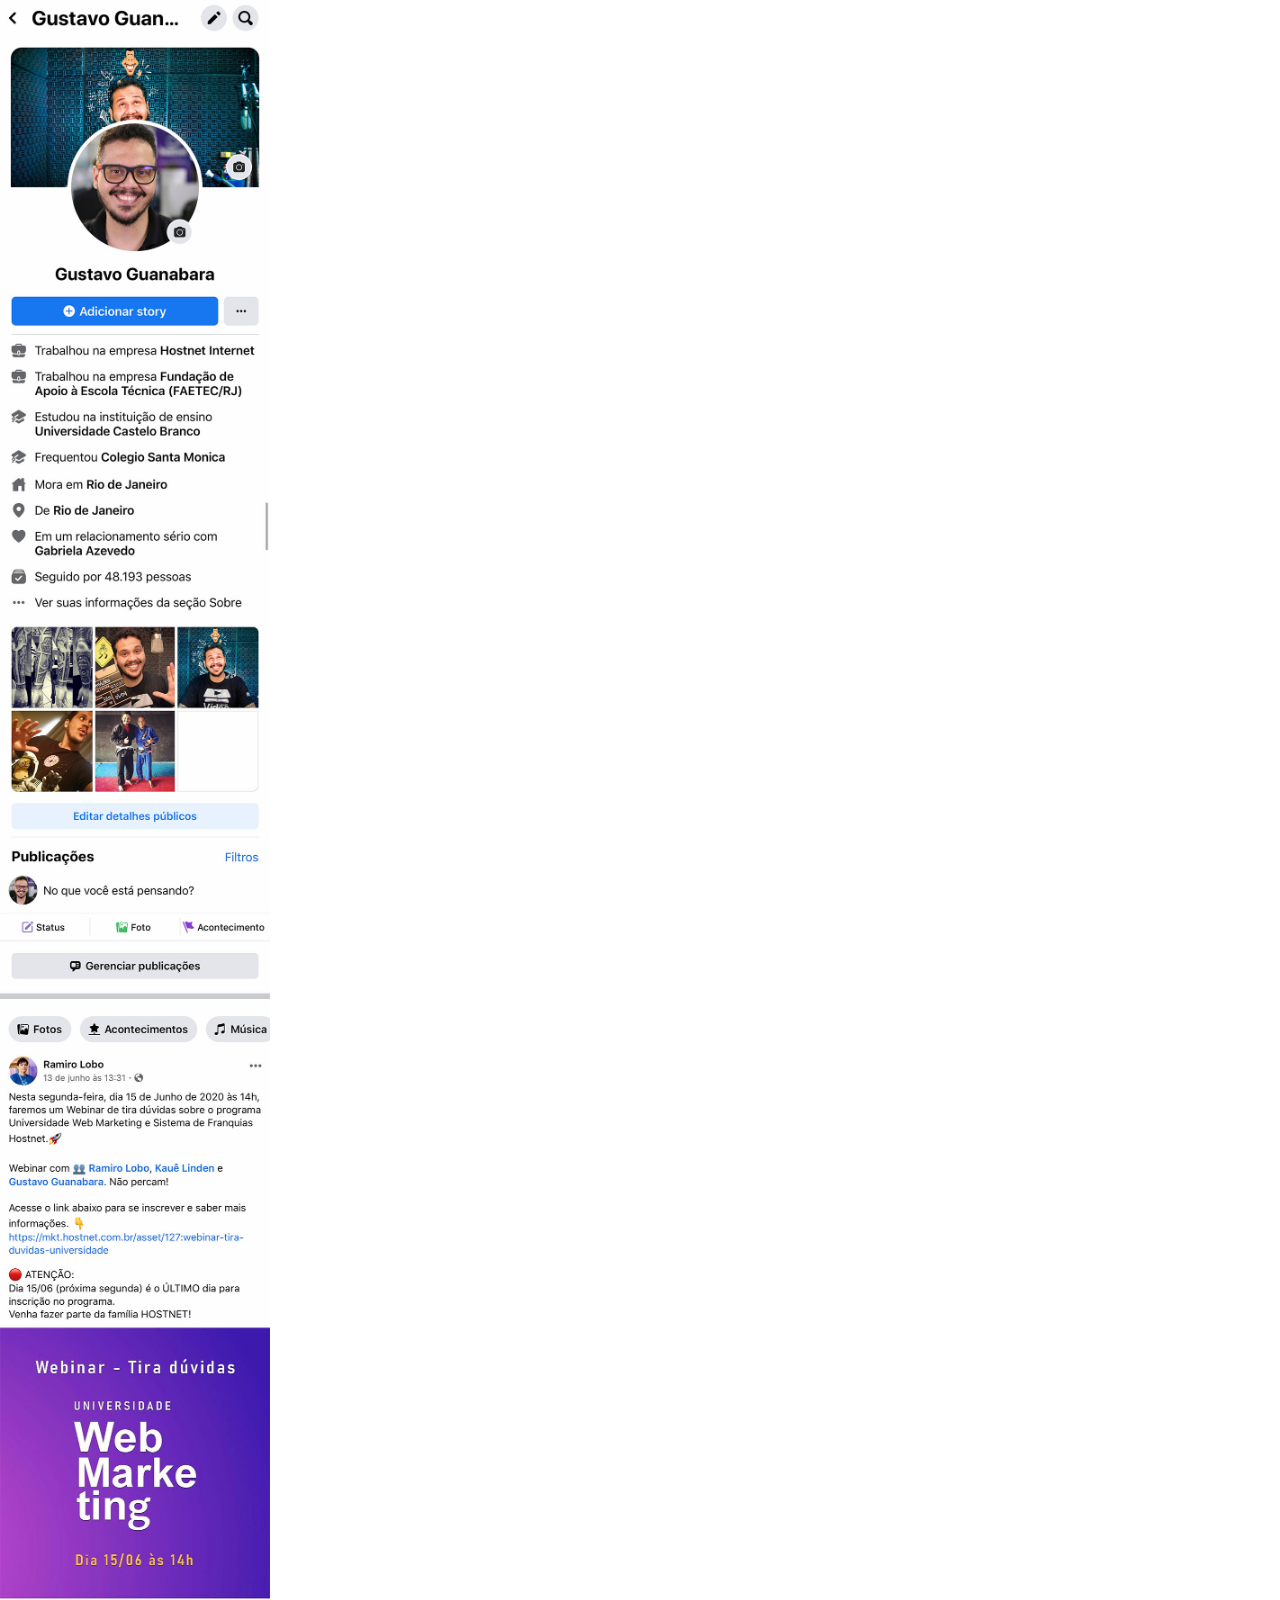
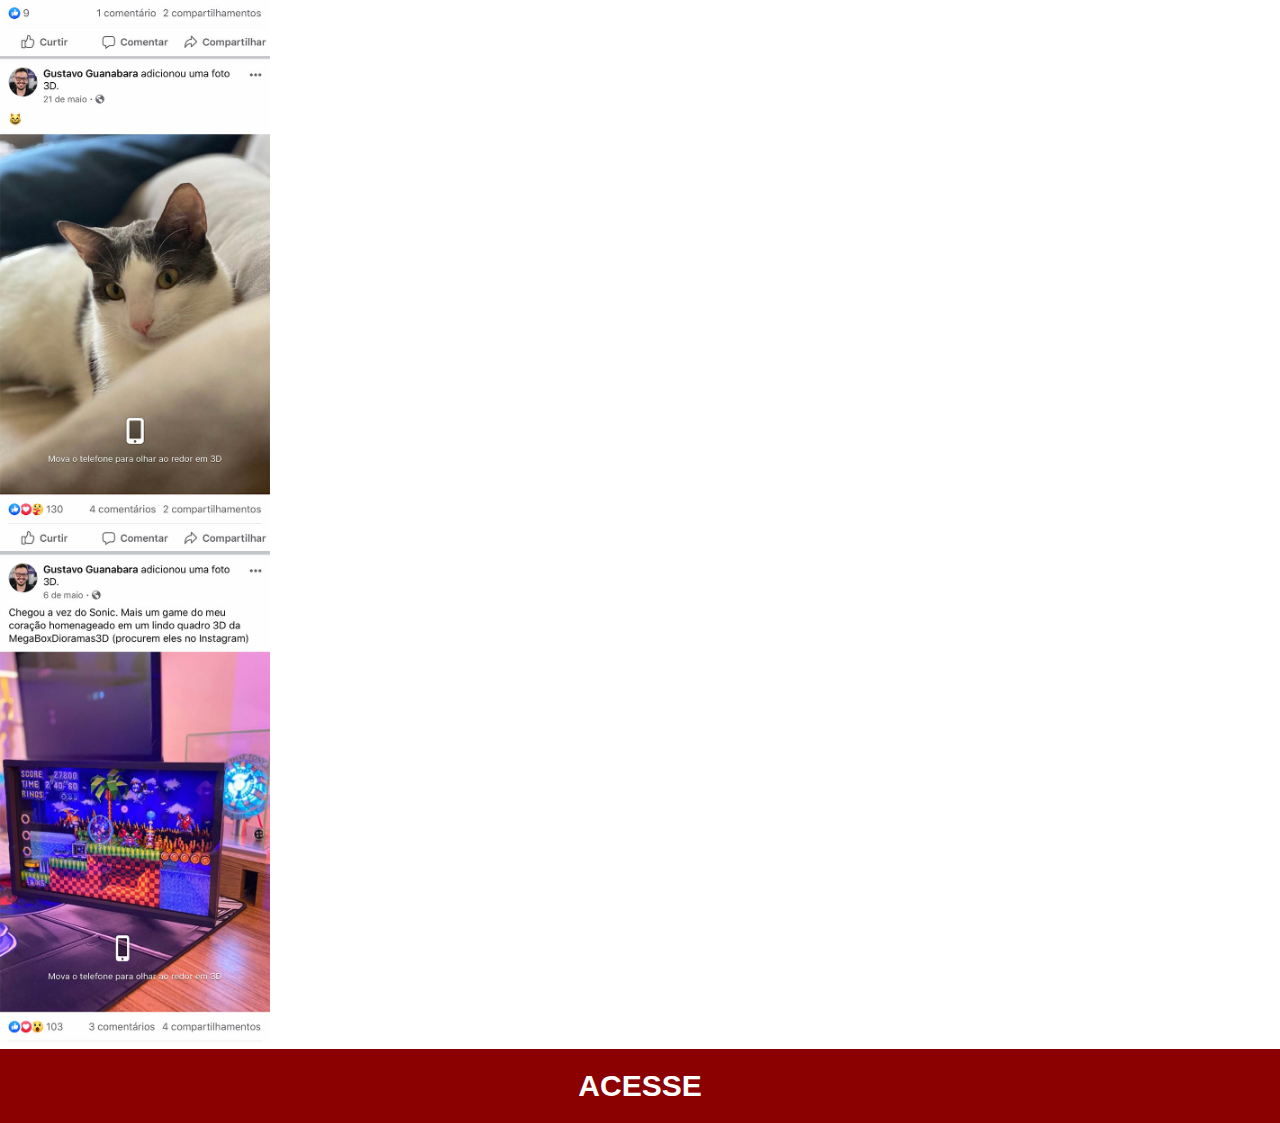
<file: facebook.html>
<!DOCTYPE html>
<html lang="en">
<head>
    <meta charset="UTF-8">
    <meta name="viewport" content="width=device-width, initial-scale=1.0">
    <title>facebook</title>
</head>
<style>

    *{
        margin: 0;
        padding: 0;
        font-family: helvetica;
    }


    body{

    }

    ::-webkit-scrollbar{
        width: 0;
        height: 0;
    }

    a {
        display: block;
        background-color: darkred;
        text-align: center;
        font-size: 30px;
        text-decoration: none;
        font-weight: bold;
        text-transform: uppercase;
        color: #fff;
        padding-top: 20px;
        padding-bottom: 20px;

    }

    a:hover{
        background-color: red;
        cursor: pointer;

     }


    img{
        width: 270px;

    }
    </style>

<body>
    <img src="/Index e css/images/tela-facebook.jpg" alt="youtube">
    <a href="https://www.mercadolivre.com.br">Acesse</a>
</body>
</html>
</file>
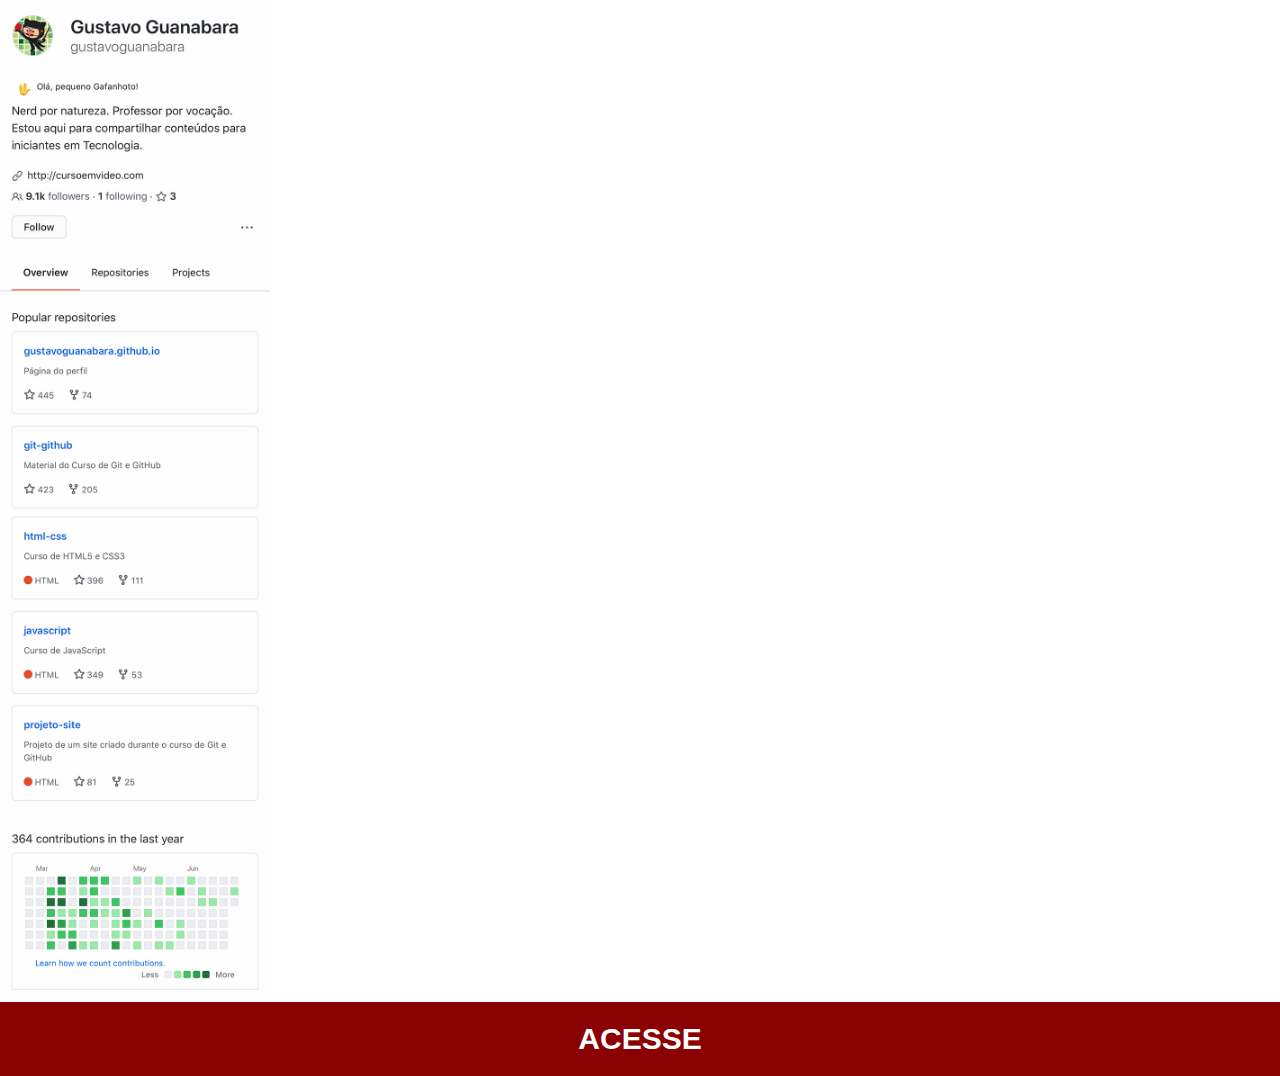
<file: github.html>
<!DOCTYPE html>
<html lang="en">
<head>
    <meta charset="UTF-8">
    <meta name="viewport" content="width=device-width, initial-scale=1.0">
    <title>facebook</title>
</head>
<style>

    *{
        margin: 0;
        padding: 0;
        font-family: helvetica;
    }


    body{

    }

    ::-webkit-scrollbar{
        width: 0;
        height: 0;
    }

    a {
        display: block;
        background-color: darkred;
        text-align: center;
        font-size: 30px;
        text-decoration: none;
        font-weight: bold;
        text-transform: uppercase;
        color: #fff;
        padding-top: 20px;
        padding-bottom: 20px;

    }

    a:hover{
        background-color: red;
        cursor: pointer;

     }


    img{
        width: 270px;

    }
    </style>

<body>
    <img src="/Index e css/images/tela-github.jpg" alt="youtube">
    <a href="https://www.github.io">Acesse</a>
</body>
</html>
</file>
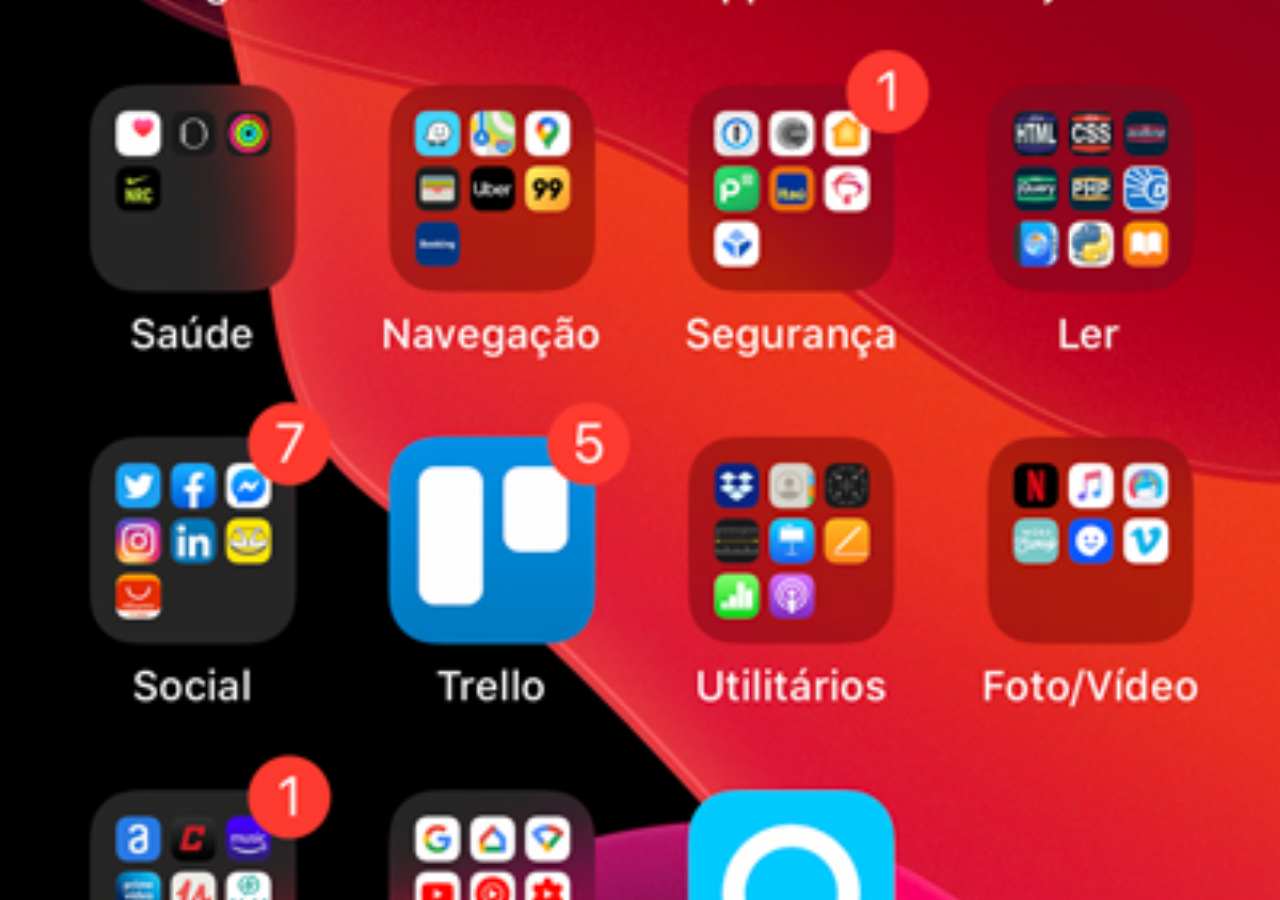
<file: home.html>
<!DOCTYPE html>
<html lang="en">
<head>
    <meta charset="UTF-8">
    <meta name="viewport" content="width=device-width, initial-scale=1.0">
    <title>Home</title>
</head>
<style>

    *{
        margin: 0;
        padding: 0;
    }

    body{
        width: 100vw;
        height: 100vh;
        background: url('../Index e css/images/tela-home.jpg');
        background-repeat: no-repeat;
        background-size: cover;
        background-position: center;
    }



</style>
<body>

</body>
</html>
</file>
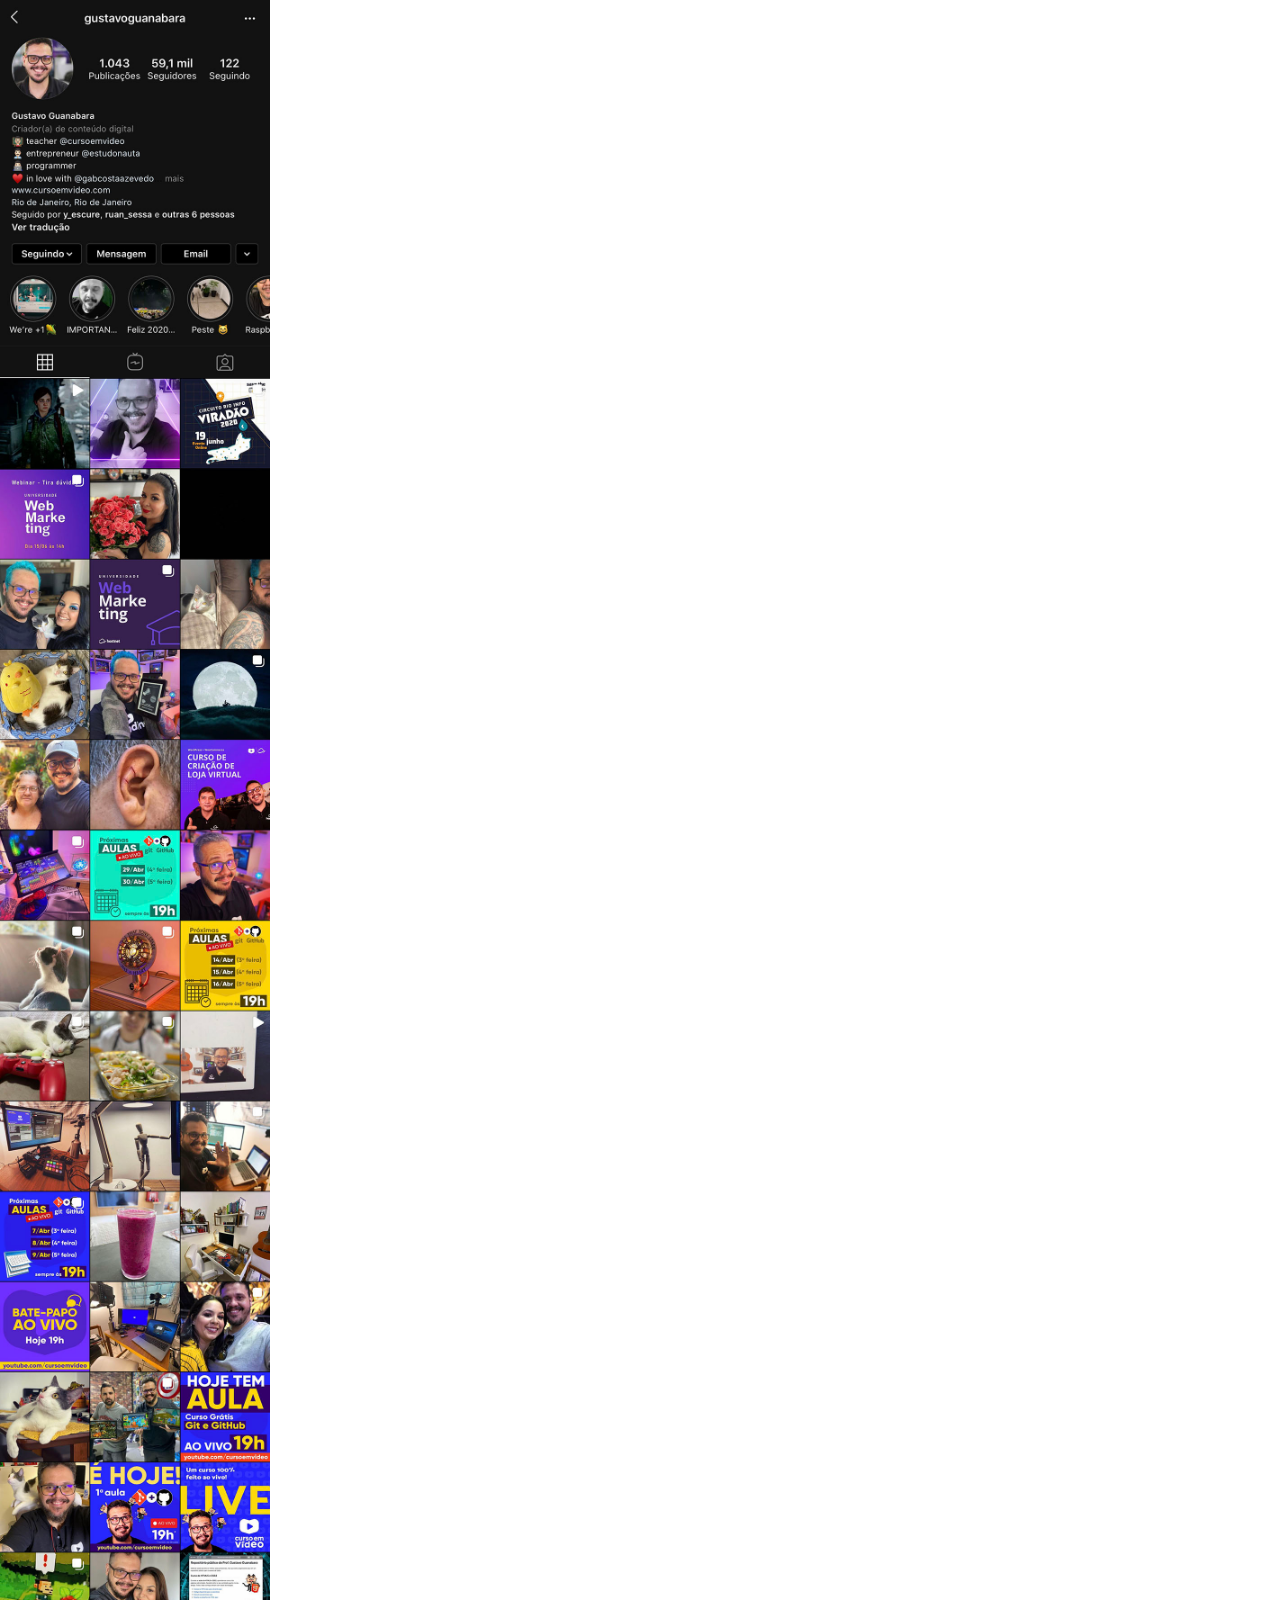
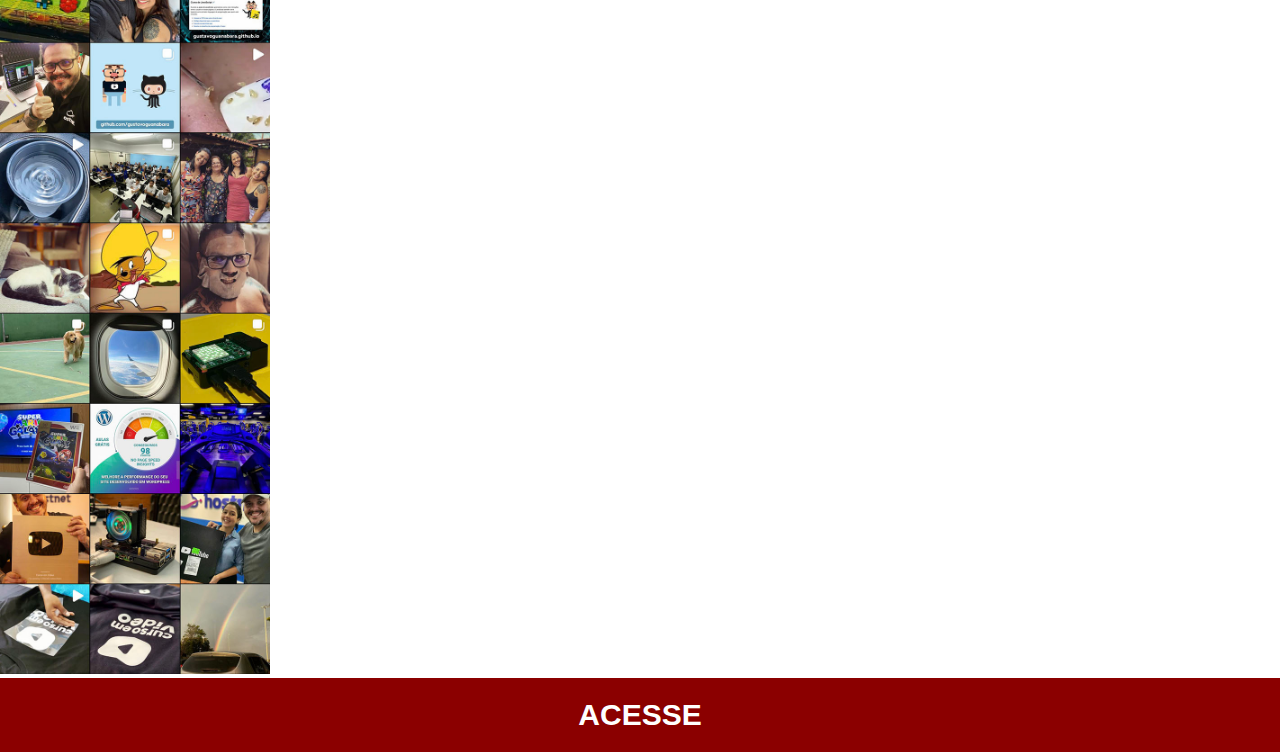
<file: instagram.html>
<!DOCTYPE html>
<html lang="en">
<head>
    <meta charset="UTF-8">
    <meta name="viewport" content="width=device-width, initial-scale=1.0">
    <title>facebook</title>
</head>
<style>

    *{
        margin: 0;
        padding: 0;
        font-family: helvetica;
    }


    body{

    }

    ::-webkit-scrollbar{
        width: 0;
        height: 0;
    }

    a {
        display: block;
        background-color: darkred;
        text-align: center;
        font-size: 30px;
        text-decoration: none;
        font-weight: bold;
        text-transform: uppercase;
        color: #fff;
        padding-top: 20px;
        padding-bottom: 20px;

    }

    a:hover{
        background-color: red;
        cursor: pointer;

     }


    img{
        width: 270px;

    }
    </style>

<body>
    <img src="/Index e css/images/tela-instagram.jpg" alt="youtube">
    <a href="https://www.mercadolivre.com.br">Acesse</a>
</body>
</html>
</file>
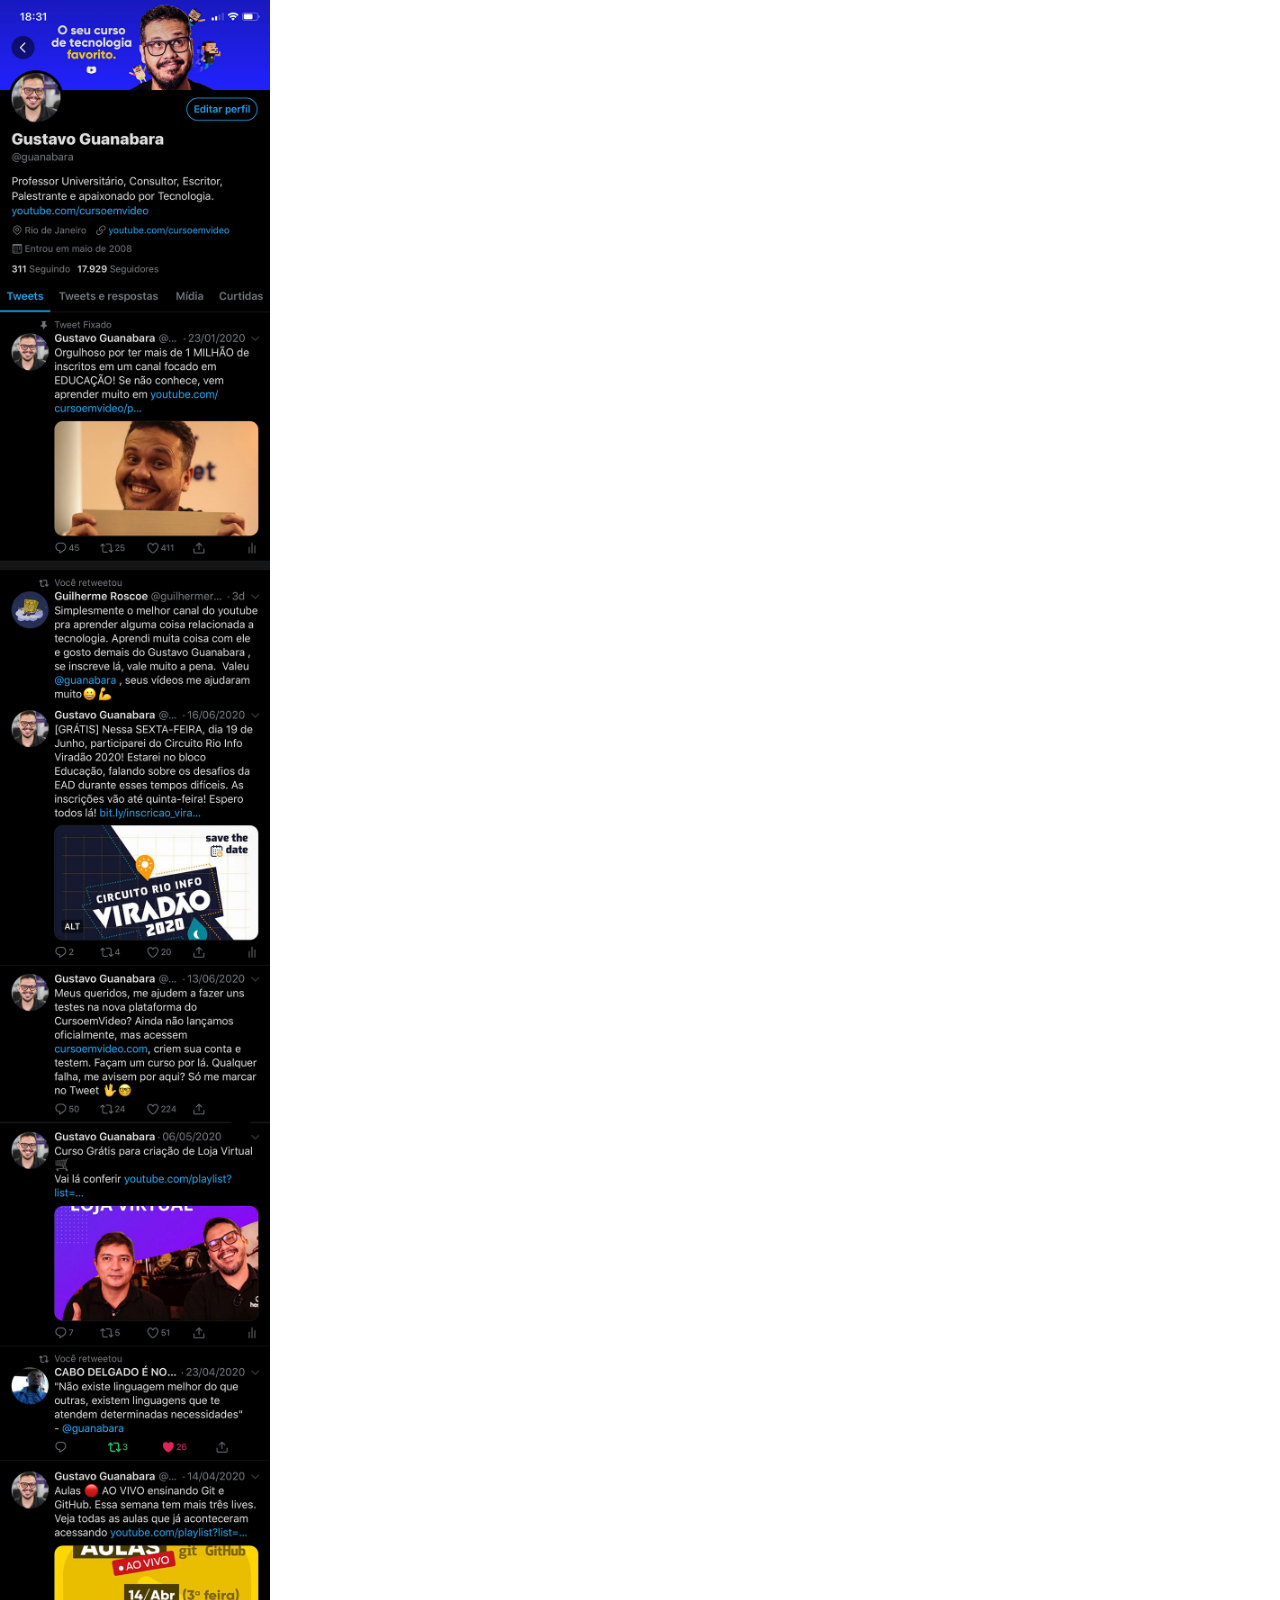
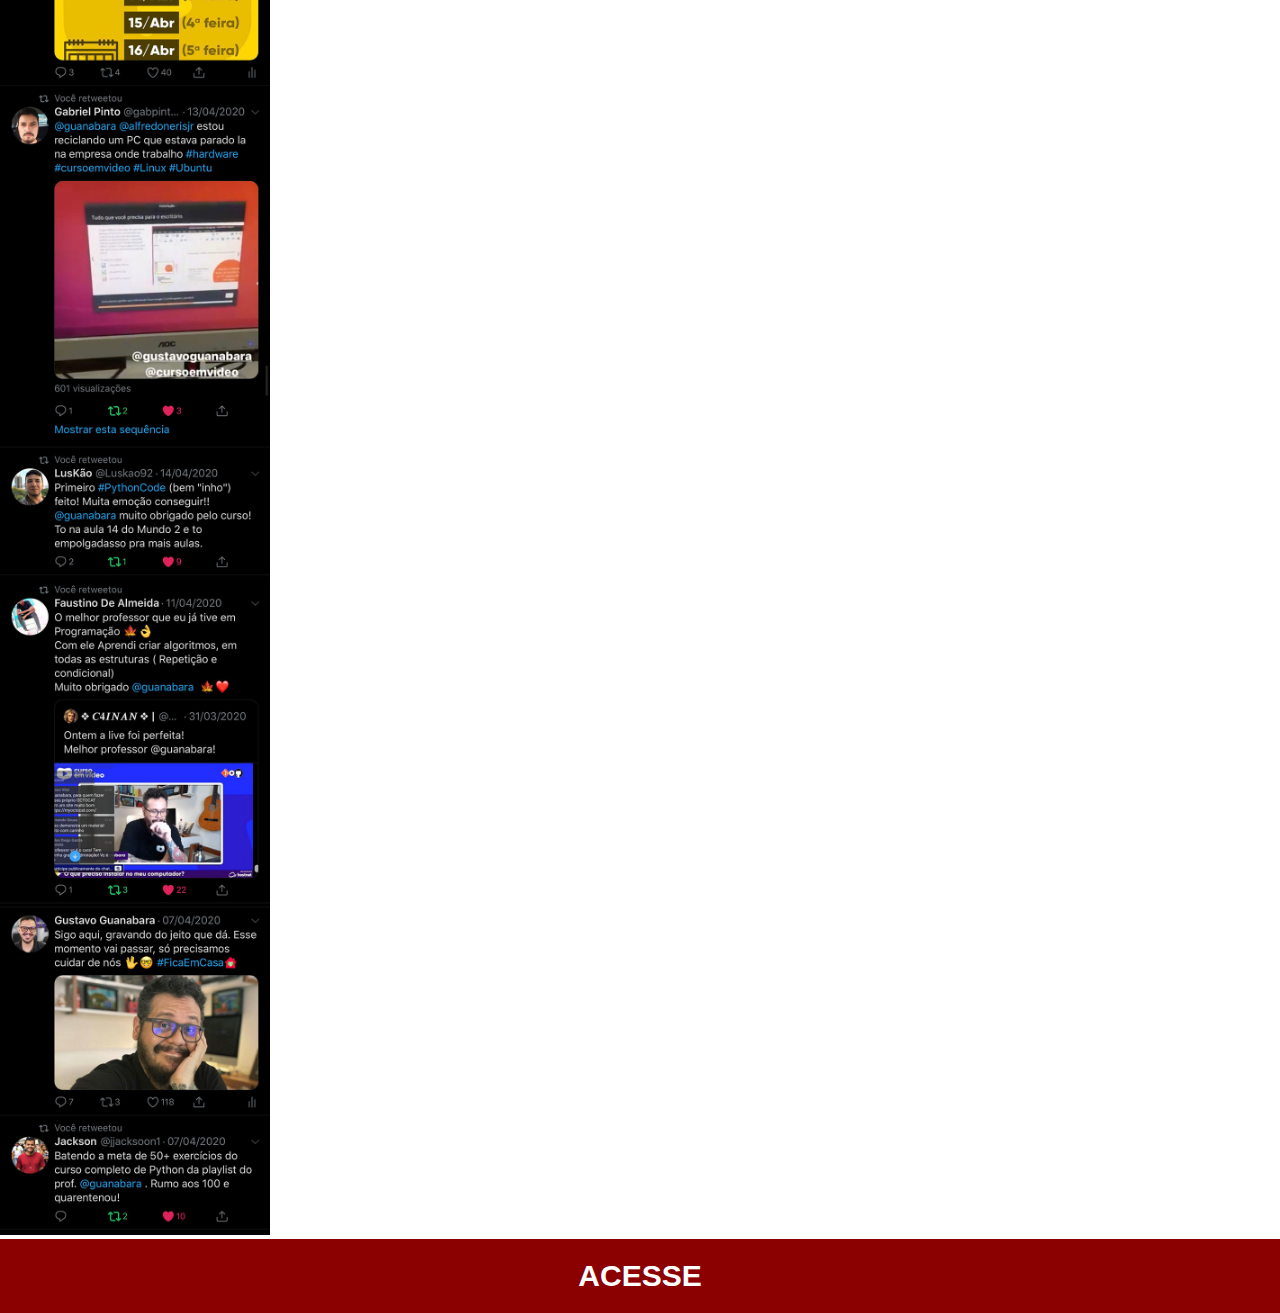
<file: twitter.html>
<!DOCTYPE html>
<html lang="en">
<head>
    <meta charset="UTF-8">
    <meta name="viewport" content="width=device-width, initial-scale=1.0">
    <title>facebook</title>
</head>
<style>

    *{
        margin: 0;
        padding: 0;
        font-family: helvetica;
    }


    body{

    }

    ::-webkit-scrollbar{
        width: 0;
        height: 0;
    }

    a {
        display: block;
        background-color: darkred;
        text-align: center;
        font-size: 30px;
        text-decoration: none;
        font-weight: bold;
        text-transform: uppercase;
        color: #fff;
        padding-top: 20px;
        padding-bottom: 20px;

    }

    a:hover{
        background-color: red;
        cursor: pointer;

     }


    img{
        width: 270px;

    }
    </style>

<body>
    <img src="/Index e css/images/tela-twitter.jpg" alt="youtube">
    <a href="https://www.mercadolivre.com.br">Acesse</a>
</body>
</html>
</file>
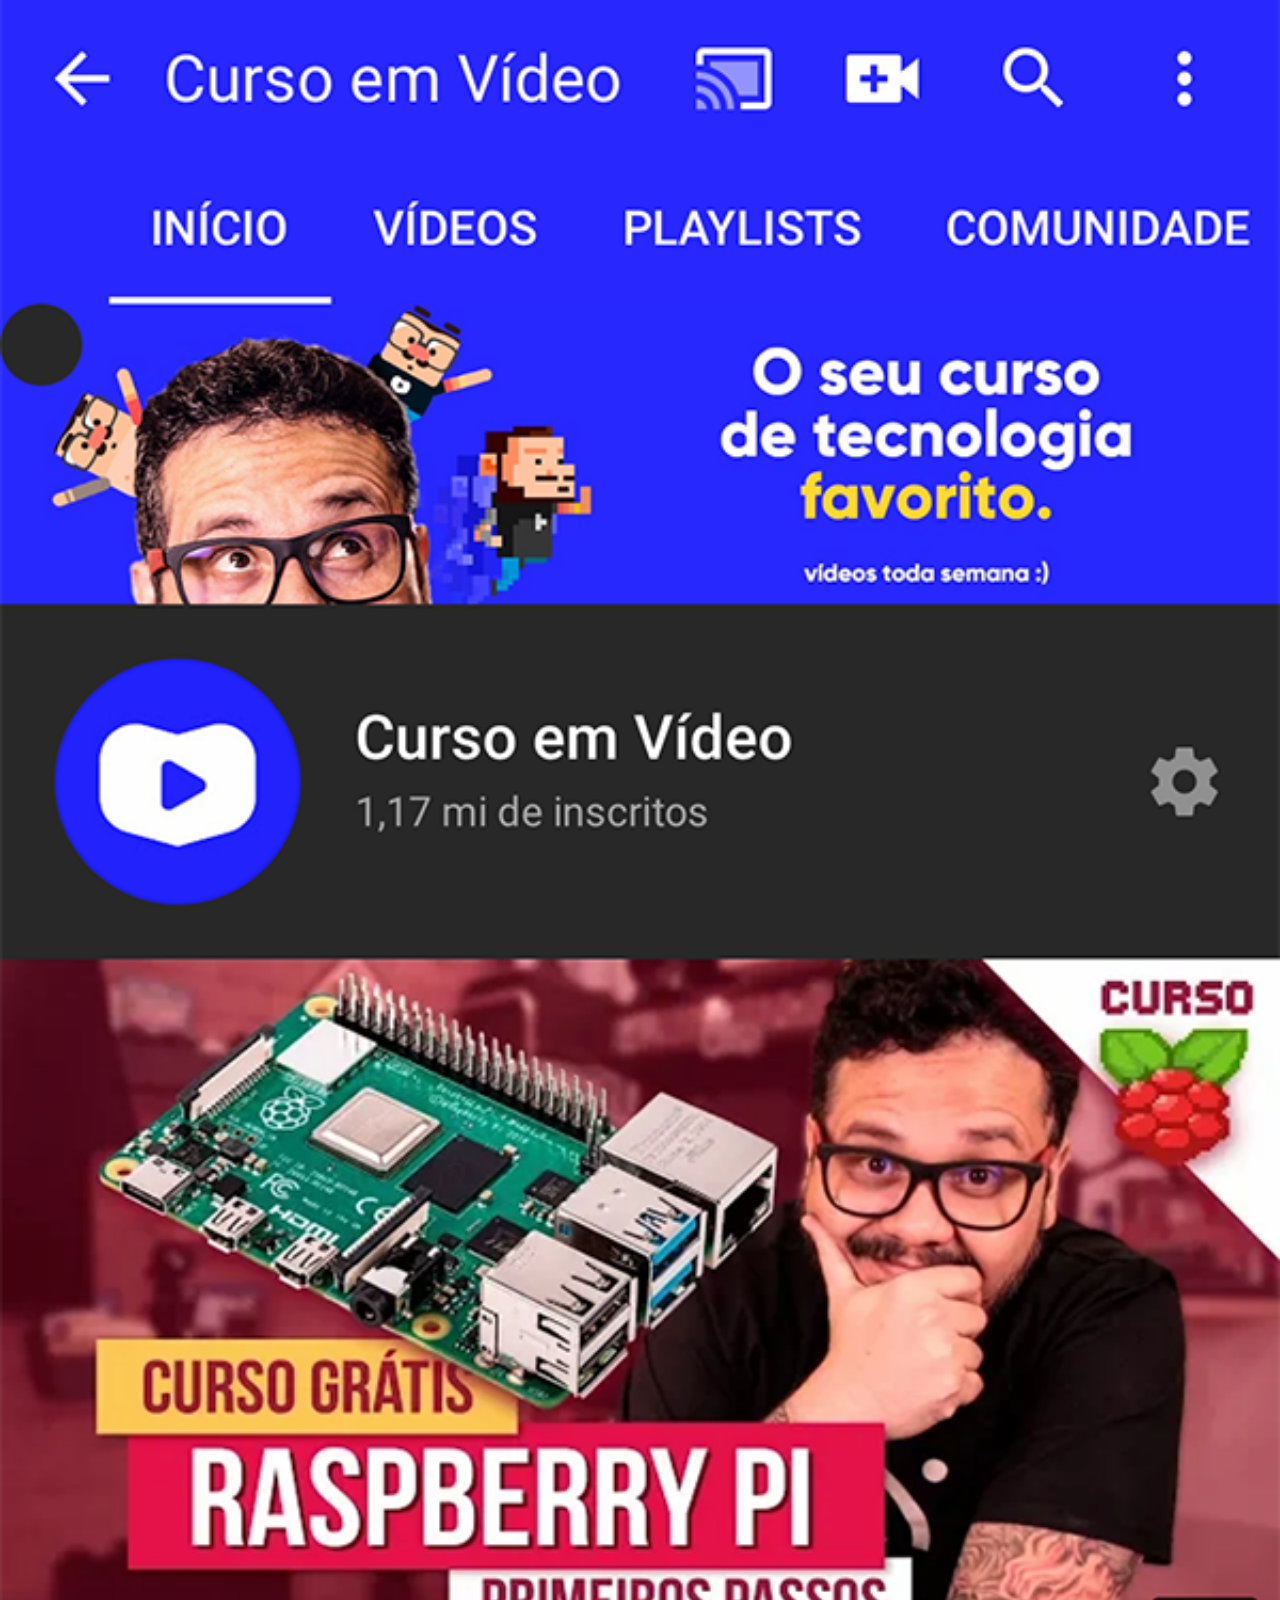
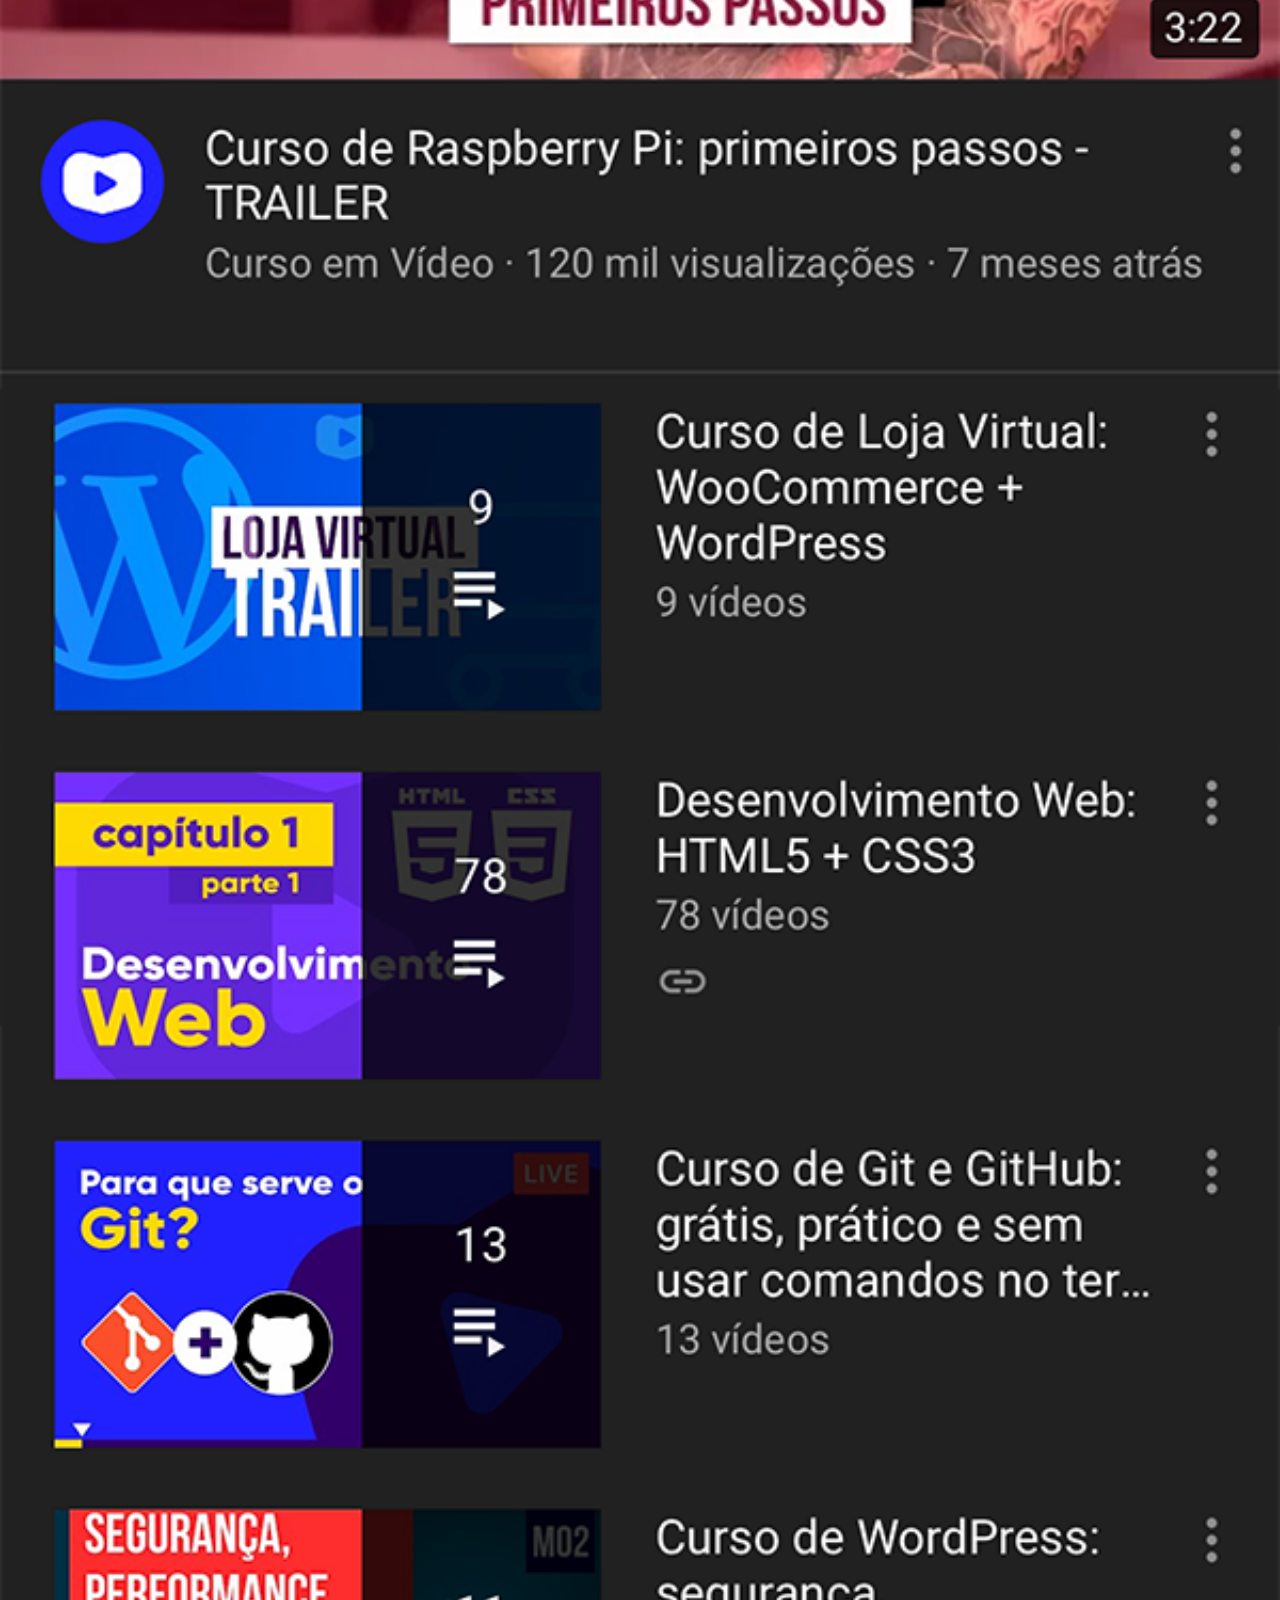
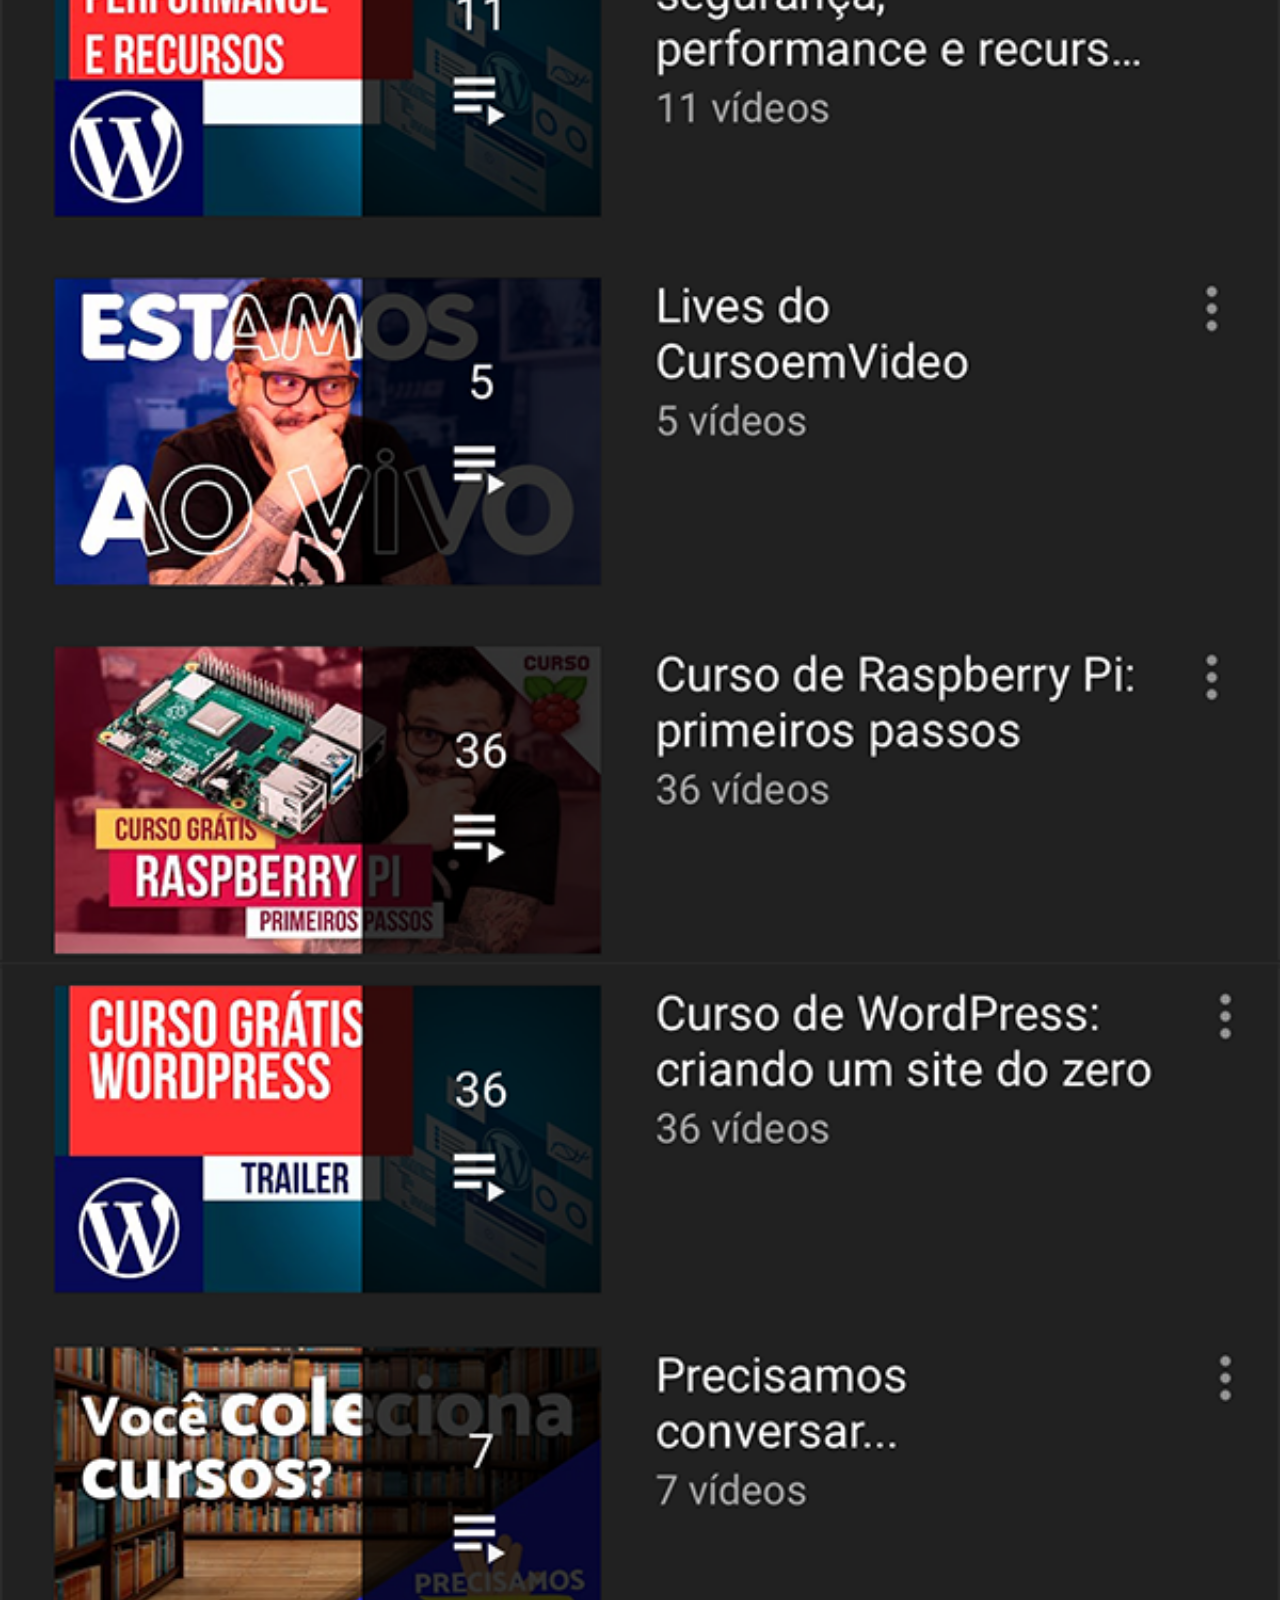
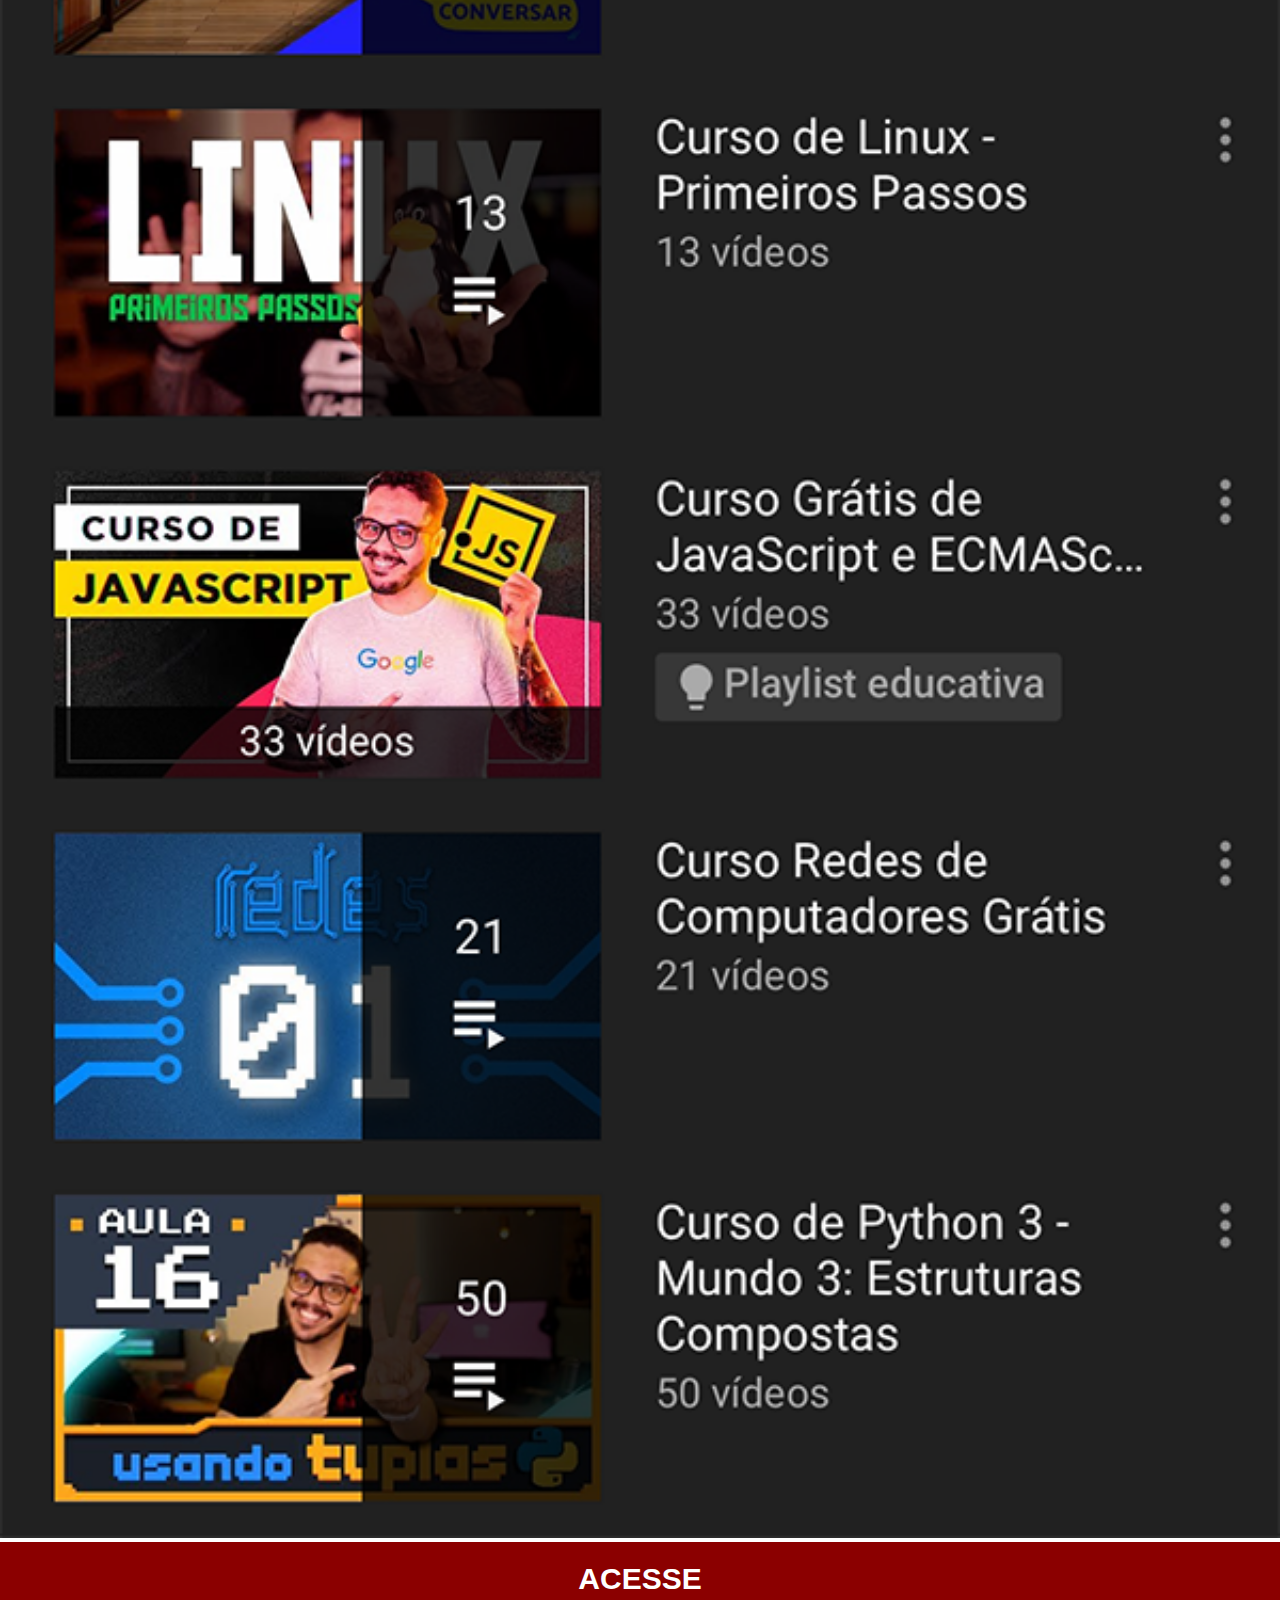
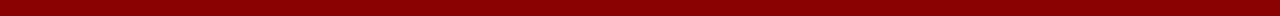
<file: youtube.html>
<!DOCTYPE html>
<html lang="en">
<head>
    <meta charset="UTF-8">
    <meta name="viewport" content="width=device-width, initial-scale=1.0">
    <title>youtube</title>
</head>
<style>

    *{
        margin: 0;
        padding: 0;
        font-family: helvetica;
    }


    body{

    }

    ::-webkit-scrollbar{
        width: 0;
        height: 0;
    }

    a {
        display: block;
        background-color: darkred;
        text-align: center;
        font-size: 30px;
        text-decoration: none;
        font-weight: bold;
        text-transform: uppercase;
        color: #fff;
        padding-top: 20px;
        padding-bottom: 20px;
        cursor: pointer;
    }

    a:hover{
        background-color: red;
     }


    img{
        width: 100vw;
    }
    </style>

<body>
    <img src="/Index e css/images/tela-youtube.png" alt="youtube">
    <a href="https://www.youtube.com">Acesse</a>
</body>
</html>
</file>
